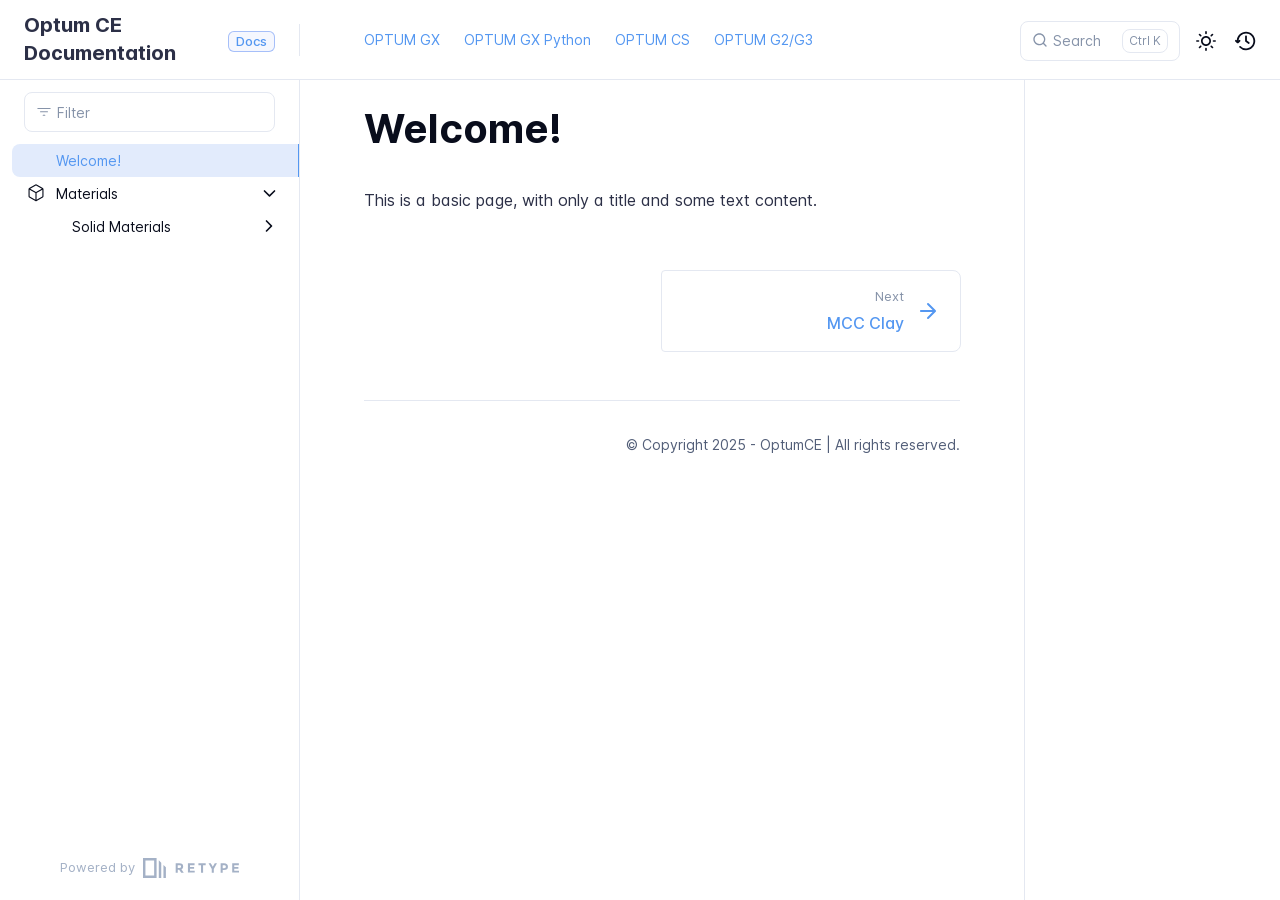
<file: index.html>
<!DOCTYPE html>
<html lang="en" class="h-full">
<head>
    <meta charset="UTF-8">
    <meta name="viewport" content="width=device-width,initial-scale=1">
    <meta name="turbo-cache-control" content="no-cache" data-turbo-track="reload" data-track-token="3.11.0.815736199349">

    <!-- See retype.com -->
    <meta name="generator" content="Retype 3.11.0">

    <!-- Primary Meta Tags -->
    <title>Welcome!</title>
    <meta name="title" content="Welcome!">
    <meta name="description" content="This is a basic page, with only a title and some text content.">

    <!-- Canonical -->
    <link rel="canonical" href="https://docs.optumce.com/">

    <!-- Open Graph / Facebook -->
    <meta property="og:type" content="website">
    <meta property="og:url" content="https://docs.optumce.com/">
    <meta property="og:title" content="Welcome!">
    <meta property="og:description" content="This is a basic page, with only a title and some text content.">

    <!-- Twitter -->
    <meta property="twitter:card" content="summary_large_image">
    <meta property="twitter:url" content="https://docs.optumce.com/">
    <meta property="twitter:title" content="Welcome!">
    <meta property="twitter:description" content="This is a basic page, with only a title and some text content.">

    <script data-cfasync="false">(function(){var cl=document.documentElement.classList,ls=localStorage.getItem("retype_scheme"),hd=cl.contains("dark"),hl=cl.contains("light"),wm=window.matchMedia&&window.matchMedia("(prefers-color-scheme: dark)").matches;if(ls==="dark"||(!ls&&wm&&!hd&&!hl)){cl.remove("light");cl.add("dark")}else if(ls==="light"||(!ls&&!wm&&!hd&&!hl)){cl.remove("dark");cl.add("light")}})();</script>

    <link href="resources/css/retype.css?v=3.11.0.815736199349" rel="stylesheet">

    <script data-cfasync="false" src="resources/js/config.js?v=3.11.0.815736199349" data-turbo-eval="false" defer></script>
    <script data-cfasync="false" src="resources/js/retype.js?v=3.11.0" data-turbo-eval="false" defer></script>
    <script id="lunr-js" data-cfasync="false" src="resources/js/lunr.js?v=3.11.0.815736199349" data-turbo-eval="false" defer></script>
</head>
<body>
    <div id="retype-app" class="relative text-base antialiased text-base-text bg-base-bg font-body">
        <div class="absolute bottom-0 left-0" style="top: 5rem; right: 50%"></div>
    
        <header id="retype-header" class="sticky top-0 z-30 flex w-full h-16 bg-header-bg border-b border-header-border md:h-20">
            <div class="container relative flex items-center justify-between pr-6 grow md:justify-start">
                <!-- Mobile menu button skeleton -->
                <button v-cloak class="skeleton retype-mobile-menu-button flex items-center justify-center shrink-0 overflow-hidden dark:text-white focus:outline-none rounded-full w-10 h-10 ml-3.5 md:hidden"><svg xmlns="http://www.w3.org/2000/svg" class="mb-px shrink-0" width="24" height="24" viewBox="0 0 24 24" role="presentation" style="margin-bottom: 0px;"><g fill="currentColor"><path d="M2 4h20v2H2zM2 11h20v2H2zM2 18h20v2H2z"></path></g></svg></button>
                <div v-cloak id="retype-sidebar-left-toggle-button"></div>
        
                <!-- Logo -->
                <div class="flex items-center justify-between h-full py-2 md:w-75">
                    <div class="flex items-center px-2 md:px-6">
                        <a id="retype-branding-logo" href="" class="flex items-center leading-snug text-xl">
                            <span class="dark:text-white font-bold line-clamp-1 md:line-clamp-2">Optum CE Documentation</span>
                        </a><span id="retype-branding-label" class="inline-flex mt-1 px-2 py-1 ml-4 text-xs font-medium leading-none items-center rounded-md bg-branding-label-bg text-branding-label-text ring-1 ring-branding-label-border ring-inset md:inline-block">Docs</span>
                    </div>
        
                    <span class="hidden h-8 border-r md:inline-block border-base-border"></span>
                </div>
        
                <div class="flex justify-between md:grow">
                    <!-- Top Nav -->
                    <nav id="retype-header-nav" class="hidden md:flex">
                        <ul class="flex flex-col mb-4 md:pl-16 md:mb-0 md:flex-row md:items-center">
                            <li class="mr-6">
                                <a class="py-2 md:mb-0 inline-flex items-center text-sm whitespace-nowrap transition-colors duration-200 ease-linear md:text-header-text font-header-text-weight hover:text-header-text-hover" href="https://retype.com/guides/getting-started/">OPTUM GX</a>
                            </li>
                            <li class="mr-6">
                                <a class="py-2 md:mb-0 inline-flex items-center text-sm whitespace-nowrap transition-colors duration-200 ease-linear md:text-header-text font-header-text-weight hover:text-header-text-hover" href="https://retype.com/guides/getting-started/">OPTUM GX Python</a>
                            </li>
                            <li class="mr-6">
                                <a class="py-2 md:mb-0 inline-flex items-center text-sm whitespace-nowrap transition-colors duration-200 ease-linear md:text-header-text font-header-text-weight hover:text-header-text-hover" href="https://retype.com/guides/getting-started/">OPTUM CS</a>
                            </li>
                            <li class="mr-6">
                                <a class="py-2 md:mb-0 inline-flex items-center text-sm whitespace-nowrap transition-colors duration-200 ease-linear md:text-header-text font-header-text-weight hover:text-header-text-hover" href="https://retype.com/guides/getting-started/">OPTUM G2/G3</a>
                            </li>
        
                        </ul>
                    </nav>
        
                    <!-- Header Right Skeleton -->
                    <div v-cloak class="flex justify-end grow skeleton">
        
                        <!-- Search input mock -->
                        <div class="relative hidden w-40 lg:block lg:max-w-sm lg:ml-auto">
                            <div class="absolute flex items-center justify-center h-full pl-3 dark:text-dark-300">
                                <svg xmlns="http://www.w3.org/2000/svg" class="icon-base" width="16" height="16" viewBox="0 0 24 24" aria-labelledby="icon" role="presentation" style="margin-bottom: 1px;"><g fill="currentColor" ><path d="M21.71 20.29l-3.68-3.68A8.963 8.963 0 0020 11c0-4.96-4.04-9-9-9s-9 4.04-9 9 4.04 9 9 9c2.12 0 4.07-.74 5.61-1.97l3.68 3.68c.2.19.45.29.71.29s.51-.1.71-.29c.39-.39.39-1.03 0-1.42zM4 11c0-3.86 3.14-7 7-7s7 3.14 7 7c0 1.92-.78 3.66-2.04 4.93-.01.01-.02.01-.02.01-.01.01-.01.01-.01.02A6.98 6.98 0 0111 18c-3.86 0-7-3.14-7-7z" ></path></g></svg>
                            </div>
                            <input class="w-full h-10 placeholder-search-placeholder transition-colors duration-200 ease-in bg-search-bg border border-transparent rounded md:text-sm hover:border-search-border-hover focus:outline-none focus:border-search-border-focus" style="padding: 0.625rem 0.75rem 0.625rem 2rem" type="text" placeholder="Search">
                        </div>
        
                        <!-- Mobile search button -->
                        <div class="flex items-center justify-center w-10 h-10 lg:hidden">
                            <svg xmlns="http://www.w3.org/2000/svg" class="shrink-0 icon-base" width="20" height="20" viewBox="0 0 24 24" aria-labelledby="icon" role="presentation" style="margin-bottom: 0px;"><g fill="currentColor" ><path d="M21.71 20.29l-3.68-3.68A8.963 8.963 0 0020 11c0-4.96-4.04-9-9-9s-9 4.04-9 9 4.04 9 9 9c2.12 0 4.07-.74 5.61-1.97l3.68 3.68c.2.19.45.29.71.29s.51-.1.71-.29c.39-.39.39-1.03 0-1.42zM4 11c0-3.86 3.14-7 7-7s7 3.14 7 7c0 1.92-.78 3.66-2.04 4.93-.01.01-.02.01-.02.01-.01.01-.01.01-.01.02A6.98 6.98 0 0111 18c-3.86 0-7-3.14-7-7z" ></path></g></svg>
                        </div>
        
                        <!-- Dark mode switch placeholder -->
                        <div class="w-10 h-10 lg:ml-2"></div>
        
                        <!-- History button -->
                        <div class="flex items-center justify-center w-10 h-10" style="margin-right: -0.625rem;">
                            <svg xmlns="http://www.w3.org/2000/svg" class="shrink-0 icon-base" width="22" height="22" viewBox="0 0 24 24" aria-labelledby="icon" role="presentation" style="margin-bottom: 0px;"><g fill="currentColor" ><g ><path d="M12.01 6.01c-.55 0-1 .45-1 1V12a1 1 0 00.4.8l3 2.22a.985.985 0 001.39-.2.996.996 0 00-.21-1.4l-2.6-1.92V7.01c.02-.55-.43-1-.98-1z"></path><path d="M12.01 1.91c-5.33 0-9.69 4.16-10.05 9.4l-.29-.26a.997.997 0 10-1.34 1.48l1.97 1.79c.19.17.43.26.67.26s.48-.09.67-.26l1.97-1.79a.997.997 0 10-1.34-1.48l-.31.28c.34-4.14 3.82-7.41 8.05-7.41 4.46 0 8.08 3.63 8.08 8.09s-3.63 8.08-8.08 8.08c-2.18 0-4.22-.85-5.75-2.4a.996.996 0 10-1.42 1.4 10.02 10.02 0 007.17 2.99c5.56 0 10.08-4.52 10.08-10.08.01-5.56-4.52-10.09-10.08-10.09z"></path></g></g></svg>
                        </div>
                    </div>
        
                    <div v-cloak class="flex justify-end grow">
                        <div id="retype-mobile-search-button"></div>
                        <doc-search-desktop></doc-search-desktop>
        
                        <doc-theme-switch class="lg:ml-2"></doc-theme-switch>
                        <doc-history></doc-history>
                    </div>
                </div>
            </div>
        </header>
    
    
        <div id="retype-container" class="container relative flex bg-white">
            <!-- Sidebar Skeleton -->
            <div v-cloak class="fixed flex flex-col shrink-0 duration-300 ease-in-out bg-sidebar-left-bg border-sidebar-left-border sidebar top-20 w-75 border-r h-screen md:sticky transition-transform skeleton">
            
                <div class="flex items-center h-16 px-6">
                    <input class="w-full h-8 px-3 py-2 transition-colors duration-200 ease-linear bg-filter-bg border border-filter-border rounded shadow-none text-sm focus:outline-none focus:border-filter-border-focus" type="text" placeholder="Filter">
                </div>
            
                <div class="pl-6 mt-1 mb-4">
                    <div class="w-32 h-3 mb-4 bg-skeleton-bg rounded-full loading"></div>
                    <div class="w-48 h-3 mb-4 bg-skeleton-bg rounded-full loading"></div>
                    <div class="w-40 h-3 mb-4 bg-skeleton-bg rounded-full loading"></div>
                    <div class="w-32 h-3 mb-4 bg-skeleton-bg rounded-full loading"></div>
                    <div class="w-48 h-3 mb-4 bg-skeleton-bg rounded-full loading"></div>
                    <div class="w-40 h-3 mb-4 bg-skeleton-bg rounded-full loading"></div>
                </div>
            
                <div class="shrink-0 mt-auto bg-transparent dark:border-base-border">
                    <a class="flex items-center justify-center flex-nowrap h-16 text-gray-350 dark:text-dark-400 hover:text-gray-600 dark:hover:text-dark-300 transition-colors duration-150 ease-in docs-powered-by" target="_blank" href="https://retype.com/" rel="noopener">
                        <span class="text-xs whitespace-nowrap">Powered by</span>
                        <svg xmlns="http://www.w3.org/2000/svg" class="ml-2" fill="currentColor" width="96" height="20" overflow="visible"><path d="M0 0v20h13.59V0H0zm11.15 17.54H2.44V2.46h8.71v15.08zM15.8 20h2.44V4.67L15.8 2.22zM20.45 6.89V20h2.44V9.34z"/><g><path d="M40.16 8.44c0 1.49-.59 2.45-1.75 2.88l2.34 3.32h-2.53l-2.04-2.96h-1.43v2.96h-2.06V5.36h3.5c1.43 0 2.46.24 3.07.73s.9 1.27.9 2.35zm-2.48 1.1c.26-.23.38-.59.38-1.09 0-.5-.13-.84-.4-1.03s-.73-.28-1.39-.28h-1.54v2.75h1.5c.72 0 1.2-.12 1.45-.35zM51.56 5.36V7.2h-4.59v1.91h4.13v1.76h-4.13v1.92h4.74v1.83h-6.79V5.36h6.64zM60.09 7.15v7.48h-2.06V7.15h-2.61V5.36h7.28v1.79h-2.61zM70.81 14.64h-2.06v-3.66l-3.19-5.61h2.23l1.99 3.45 1.99-3.45H74l-3.19 5.61v3.66zM83.99 6.19c.65.55.97 1.4.97 2.55s-.33 1.98-1 2.51-1.68.8-3.04.8h-1.23v2.59h-2.06V5.36h3.26c1.42 0 2.45.28 3.1.83zm-1.51 3.65c.25-.28.37-.69.37-1.22s-.16-.92-.48-1.14c-.32-.23-.82-.34-1.5-.34H79.7v3.12h1.38c.68 0 1.15-.14 1.4-.42zM95.85 5.36V7.2h-4.59v1.91h4.13v1.76h-4.13v1.92H96v1.83h-6.79V5.36h6.64z"/></g></svg>
                    </a>
                </div>
            </div>
            
            <!-- Sidebar component -->
            <doc-sidebar v-cloak>
                <template #sidebar-footer>
                    <div class="shrink-0 mt-auto border-t md:bg-transparent md:border-none dark:border-base-border">
            
                        <div class="py-3 px-6 md:hidden border-b dark:border-base-border">
                            <nav>
                                <ul class="flex flex-wrap justify-center items-center">
                                    <li class="mr-6">
                                        <a class="block py-1 inline-flex items-center text-sm whitespace-nowrap transition-colors duration-200 ease-linear md:text-header-text font-header-text-weight hover:text-header-text-hover" href="https://retype.com/guides/getting-started/">OPTUM GX</a>
                                    </li>
                                    <li class="mr-6">
                                        <a class="block py-1 inline-flex items-center text-sm whitespace-nowrap transition-colors duration-200 ease-linear md:text-header-text font-header-text-weight hover:text-header-text-hover" href="https://retype.com/guides/getting-started/">OPTUM GX Python</a>
                                    </li>
                                    <li class="mr-6">
                                        <a class="block py-1 inline-flex items-center text-sm whitespace-nowrap transition-colors duration-200 ease-linear md:text-header-text font-header-text-weight hover:text-header-text-hover" href="https://retype.com/guides/getting-started/">OPTUM CS</a>
                                    </li>
                                    <li class="mr-6">
                                        <a class="block py-1 inline-flex items-center text-sm whitespace-nowrap transition-colors duration-200 ease-linear md:text-header-text font-header-text-weight hover:text-header-text-hover" href="https://retype.com/guides/getting-started/">OPTUM G2/G3</a>
                                    </li>
            
                                </ul>
                            </nav>
                        </div>
            
                        <a class="flex items-center justify-center flex-nowrap h-16 text-gray-350 dark:text-dark-400 hover:text-gray-600 dark:hover:text-dark-300 transition-colors duration-150 ease-in docs-powered-by" target="_blank" href="https://retype.com/" rel="noopener">
                            <span class="text-xs whitespace-nowrap">Powered by</span>
                            <svg xmlns="http://www.w3.org/2000/svg" class="ml-2" fill="currentColor" width="96" height="20" overflow="visible"><path d="M0 0v20h13.59V0H0zm11.15 17.54H2.44V2.46h8.71v15.08zM15.8 20h2.44V4.67L15.8 2.22zM20.45 6.89V20h2.44V9.34z"/><g><path d="M40.16 8.44c0 1.49-.59 2.45-1.75 2.88l2.34 3.32h-2.53l-2.04-2.96h-1.43v2.96h-2.06V5.36h3.5c1.43 0 2.46.24 3.07.73s.9 1.27.9 2.35zm-2.48 1.1c.26-.23.38-.59.38-1.09 0-.5-.13-.84-.4-1.03s-.73-.28-1.39-.28h-1.54v2.75h1.5c.72 0 1.2-.12 1.45-.35zM51.56 5.36V7.2h-4.59v1.91h4.13v1.76h-4.13v1.92h4.74v1.83h-6.79V5.36h6.64zM60.09 7.15v7.48h-2.06V7.15h-2.61V5.36h7.28v1.79h-2.61zM70.81 14.64h-2.06v-3.66l-3.19-5.61h2.23l1.99 3.45 1.99-3.45H74l-3.19 5.61v3.66zM83.99 6.19c.65.55.97 1.4.97 2.55s-.33 1.98-1 2.51-1.68.8-3.04.8h-1.23v2.59h-2.06V5.36h3.26c1.42 0 2.45.28 3.1.83zm-1.51 3.65c.25-.28.37-.69.37-1.22s-.16-.92-.48-1.14c-.32-.23-.82-.34-1.5-.34H79.7v3.12h1.38c.68 0 1.15-.14 1.4-.42zM95.85 5.36V7.2h-4.59v1.91h4.13v1.76h-4.13v1.92H96v1.83h-6.79V5.36h6.64z"/></g></svg>
                        </a>
                    </div>
                </template>
            </doc-sidebar>
    
            <div class="grow min-w-0 bg-body-bg">
                <!-- Render "toolbar" template here on api pages --><!-- Render page content -->
                <div class="flex">
                    <div id="retype-main" class="min-w-0 p-4 grow md:px-16">
                        <main class="relative pb-12 lg:pt-2">
                            <div class="retype-markdown" id="retype-content">
                                <!-- Rendered if sidebar right is enabled -->
                                <div id="retype-sidebar-right-toggle"></div>
                                <!-- Page content  -->
<doc-anchor-target id="welcome" class="break-words">
    <h1>
        <doc-anchor-trigger class="header-anchor-trigger" to="#welcome">#</doc-anchor-trigger>
        <span>Welcome!</span>
    </h1>
</doc-anchor-target>
<p>This is a basic page, with only a title and some text content.</p>

                                
                                <!-- Required only on API pages -->
                                <doc-toolbar-member-filter-no-results></doc-toolbar-member-filter-no-results>
                            </div>
                            <footer id="retype-content-footer" class="clear-both">
                            
                                <nav id="retype-nextprev" class="print:hidden flex mt-14">
                                    <div class="w-1/2">
                                    </div>
                            
                                    <div class="w-1/2">
                                        <a class="px-5 py-4 -mx-px h-full flex items-center justify-end break-normal font-medium text-body-link border border-base-border hover:border-base-border-hover rounded-l rounded-r-lg transition-colors duration-150 relative hover:z-5" href="materials/solid_materials/mcc/">
                                            <span>
                                                <span class="block text-xs font-normal text-right text-base-text-muted">Next</span>
                                                <span class="block mt-1">MCC Clay</span>
                                            </span>
                                            <svg xmlns="http://www.w3.org/2000/svg" class="ml-3" width="24" height="24" viewBox="0 0 24 24" fill="currentColor" overflow="visible"><path d="M19.92 12.38a1 1 0 00-.22-1.09l-7-7a.996.996 0 10-1.41 1.41l5.3 5.3H5c-.55 0-1 .45-1 1s.45 1 1 1h11.59l-5.29 5.29a.996.996 0 000 1.41c.19.2.44.3.7.3s.51-.1.71-.29l7-7c.09-.09.16-.21.21-.33z" /><path fill="none" d="M0 0h24v24H0z" /></svg>
                                        </a>
                                    </div>
                                </nav>
                            </footer>
                        </main>
                
                        <div id="retype-page-footer" class="print:border-none border-t border-base-border pt-6 mb-8">
                            <footer class="flex flex-wrap items-center justify-between print:justify-center">
                                <div id="retype-footer-links" class="print:hidden">
                                    <ul class="flex flex-wrap items-center text-sm">
                                    </ul>
                                </div>
                                <div id="retype-copyright" class="print:justify-center py-2 text-footer-text font-footer-link-weight text-sm leading-relaxed"><p>© Copyright 2025 - OptumCE | All rights reserved.</p></div>
                            </footer>
                        </div>
                    </div>
                
                    <!-- Rendered if sidebar right is enabled -->
                    <!-- Sidebar right skeleton-->
                    <div v-cloak class="fixed top-0 bottom-0 right-0 translate-x-full bg-sidebar-right-bg border-sidebar-right-border lg:sticky lg:border-l lg:shrink-0 lg:pt-6 lg:transform-none sm:w-1/2 lg:w-64 lg:z-0 md:w-104 sidebar-right skeleton">
                        <div class="pl-5">
                            <div class="w-32 h-3 mb-4 bg-skeleton-bg rounded-full loading"></div>
                            <div class="w-48 h-3 mb-4 bg-skeleton-bg rounded-full loading"></div>
                            <div class="w-40 h-3 mb-4 bg-skeleton-bg rounded-full loading"></div>
                        </div>
                    </div>
                
                    <!-- User should be able to hide sidebar right -->
                    <doc-sidebar-right v-cloak></doc-sidebar-right>
                </div>

            </div>
        </div>
    
        <doc-search-mobile></doc-search-mobile>
        <doc-back-to-top></doc-back-to-top>
    </div>


    <div id="retype-overlay-target"></div>

    <script data-cfasync="false">window.__DOCS__ = { "title": "Welcome!", isRoot: true, level: 0, icon: "file", hasPrism: false, hasMermaid: false, hasMath: false, tocDepth: 23 }</script>
</body>
</html>
</file>
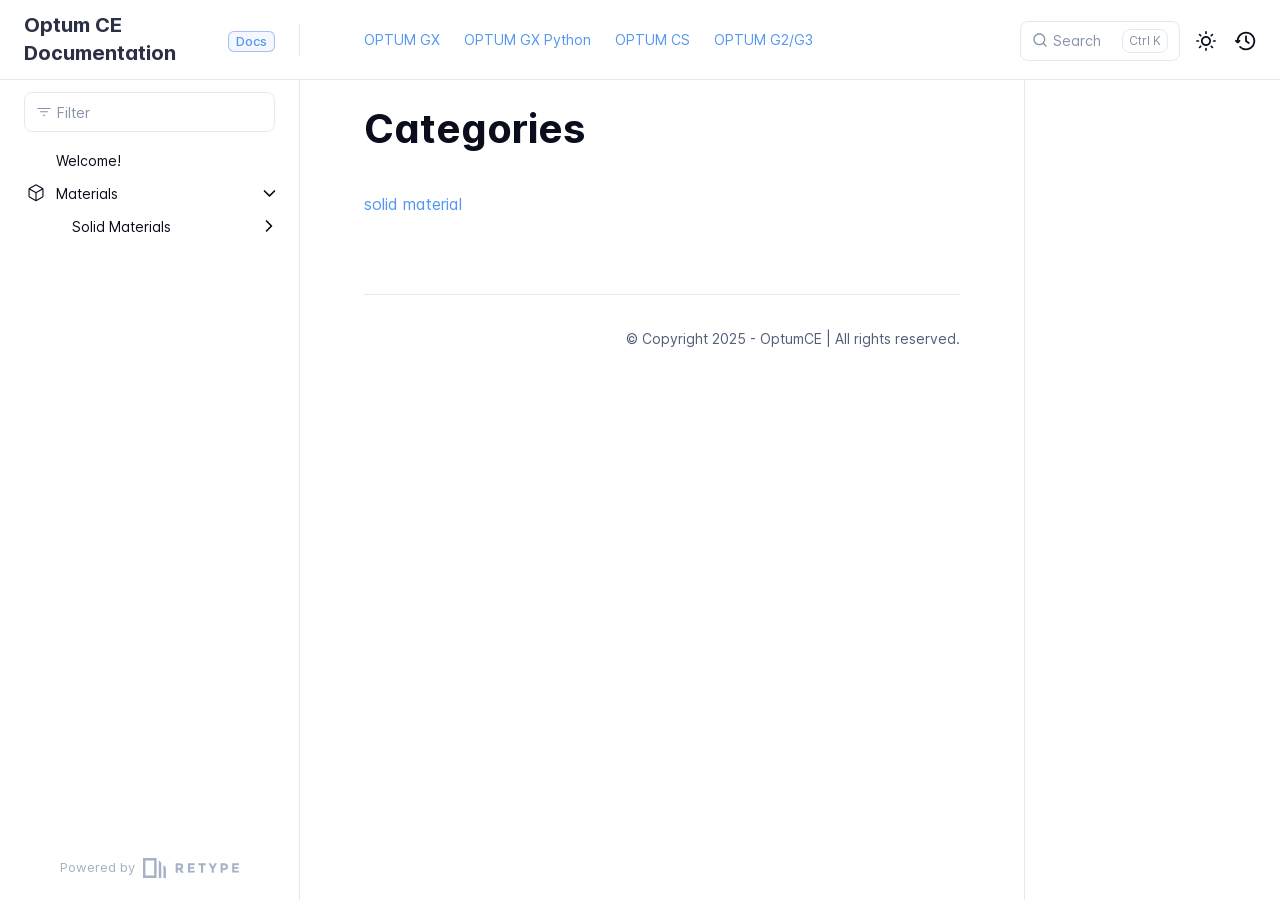
<file: categories/index.html>
<!DOCTYPE html>
<html lang="en" class="h-full">
<head>
    <meta charset="UTF-8">
    <meta name="viewport" content="width=device-width,initial-scale=1">
    <meta name="turbo-cache-control" content="no-cache" data-turbo-track="reload" data-track-token="3.11.0.815736199349">

    <!-- See retype.com -->
    <meta name="generator" content="Retype 3.11.0">

    <!-- Primary Meta Tags -->
    <title>Categories</title>
    <meta name="title" content="Categories">

    <!-- Canonical -->
    <link rel="canonical" href="https://docs.optumce.com/categories/">

    <!-- Open Graph / Facebook -->
    <meta property="og:type" content="website">
    <meta property="og:url" content="https://docs.optumce.com/categories/">
    <meta property="og:title" content="Categories">

    <!-- Twitter -->
    <meta property="twitter:card" content="summary_large_image">
    <meta property="twitter:url" content="https://docs.optumce.com/categories/">
    <meta property="twitter:title" content="Categories">

    <script data-cfasync="false">(function(){var cl=document.documentElement.classList,ls=localStorage.getItem("retype_scheme"),hd=cl.contains("dark"),hl=cl.contains("light"),wm=window.matchMedia&&window.matchMedia("(prefers-color-scheme: dark)").matches;if(ls==="dark"||(!ls&&wm&&!hd&&!hl)){cl.remove("light");cl.add("dark")}else if(ls==="light"||(!ls&&!wm&&!hd&&!hl)){cl.remove("dark");cl.add("light")}})();</script>

    <link href="../resources/css/retype.css?v=3.11.0.815736199349" rel="stylesheet">

    <script data-cfasync="false" src="../resources/js/config.js?v=3.11.0.815736199349" data-turbo-eval="false" defer></script>
    <script data-cfasync="false" src="../resources/js/retype.js?v=3.11.0" data-turbo-eval="false" defer></script>
    <script id="lunr-js" data-cfasync="false" src="../resources/js/lunr.js?v=3.11.0.815736199349" data-turbo-eval="false" defer></script>
</head>
<body>
    <div id="retype-app" class="relative text-base antialiased text-base-text bg-base-bg font-body">
        <div class="absolute bottom-0 left-0" style="top: 5rem; right: 50%"></div>
    
        <header id="retype-header" class="sticky top-0 z-30 flex w-full h-16 bg-header-bg border-b border-header-border md:h-20">
            <div class="container relative flex items-center justify-between pr-6 grow md:justify-start">
                <!-- Mobile menu button skeleton -->
                <button v-cloak class="skeleton retype-mobile-menu-button flex items-center justify-center shrink-0 overflow-hidden dark:text-white focus:outline-none rounded-full w-10 h-10 ml-3.5 md:hidden"><svg xmlns="http://www.w3.org/2000/svg" class="mb-px shrink-0" width="24" height="24" viewBox="0 0 24 24" role="presentation" style="margin-bottom: 0px;"><g fill="currentColor"><path d="M2 4h20v2H2zM2 11h20v2H2zM2 18h20v2H2z"></path></g></svg></button>
                <div v-cloak id="retype-sidebar-left-toggle-button"></div>
        
                <!-- Logo -->
                <div class="flex items-center justify-between h-full py-2 md:w-75">
                    <div class="flex items-center px-2 md:px-6">
                        <a id="retype-branding-logo" href="../" class="flex items-center leading-snug text-xl">
                            <span class="dark:text-white font-bold line-clamp-1 md:line-clamp-2">Optum CE Documentation</span>
                        </a><span id="retype-branding-label" class="inline-flex mt-1 px-2 py-1 ml-4 text-xs font-medium leading-none items-center rounded-md bg-branding-label-bg text-branding-label-text ring-1 ring-branding-label-border ring-inset md:inline-block">Docs</span>
                    </div>
        
                    <span class="hidden h-8 border-r md:inline-block border-base-border"></span>
                </div>
        
                <div class="flex justify-between md:grow">
                    <!-- Top Nav -->
                    <nav id="retype-header-nav" class="hidden md:flex">
                        <ul class="flex flex-col mb-4 md:pl-16 md:mb-0 md:flex-row md:items-center">
                            <li class="mr-6">
                                <a class="py-2 md:mb-0 inline-flex items-center text-sm whitespace-nowrap transition-colors duration-200 ease-linear md:text-header-text font-header-text-weight hover:text-header-text-hover" href="https://retype.com/guides/getting-started/">OPTUM GX</a>
                            </li>
                            <li class="mr-6">
                                <a class="py-2 md:mb-0 inline-flex items-center text-sm whitespace-nowrap transition-colors duration-200 ease-linear md:text-header-text font-header-text-weight hover:text-header-text-hover" href="https://retype.com/guides/getting-started/">OPTUM GX Python</a>
                            </li>
                            <li class="mr-6">
                                <a class="py-2 md:mb-0 inline-flex items-center text-sm whitespace-nowrap transition-colors duration-200 ease-linear md:text-header-text font-header-text-weight hover:text-header-text-hover" href="https://retype.com/guides/getting-started/">OPTUM CS</a>
                            </li>
                            <li class="mr-6">
                                <a class="py-2 md:mb-0 inline-flex items-center text-sm whitespace-nowrap transition-colors duration-200 ease-linear md:text-header-text font-header-text-weight hover:text-header-text-hover" href="https://retype.com/guides/getting-started/">OPTUM G2/G3</a>
                            </li>
        
                        </ul>
                    </nav>
        
                    <!-- Header Right Skeleton -->
                    <div v-cloak class="flex justify-end grow skeleton">
        
                        <!-- Search input mock -->
                        <div class="relative hidden w-40 lg:block lg:max-w-sm lg:ml-auto">
                            <div class="absolute flex items-center justify-center h-full pl-3 dark:text-dark-300">
                                <svg xmlns="http://www.w3.org/2000/svg" class="icon-base" width="16" height="16" viewBox="0 0 24 24" aria-labelledby="icon" role="presentation" style="margin-bottom: 1px;"><g fill="currentColor" ><path d="M21.71 20.29l-3.68-3.68A8.963 8.963 0 0020 11c0-4.96-4.04-9-9-9s-9 4.04-9 9 4.04 9 9 9c2.12 0 4.07-.74 5.61-1.97l3.68 3.68c.2.19.45.29.71.29s.51-.1.71-.29c.39-.39.39-1.03 0-1.42zM4 11c0-3.86 3.14-7 7-7s7 3.14 7 7c0 1.92-.78 3.66-2.04 4.93-.01.01-.02.01-.02.01-.01.01-.01.01-.01.02A6.98 6.98 0 0111 18c-3.86 0-7-3.14-7-7z" ></path></g></svg>
                            </div>
                            <input class="w-full h-10 placeholder-search-placeholder transition-colors duration-200 ease-in bg-search-bg border border-transparent rounded md:text-sm hover:border-search-border-hover focus:outline-none focus:border-search-border-focus" style="padding: 0.625rem 0.75rem 0.625rem 2rem" type="text" placeholder="Search">
                        </div>
        
                        <!-- Mobile search button -->
                        <div class="flex items-center justify-center w-10 h-10 lg:hidden">
                            <svg xmlns="http://www.w3.org/2000/svg" class="shrink-0 icon-base" width="20" height="20" viewBox="0 0 24 24" aria-labelledby="icon" role="presentation" style="margin-bottom: 0px;"><g fill="currentColor" ><path d="M21.71 20.29l-3.68-3.68A8.963 8.963 0 0020 11c0-4.96-4.04-9-9-9s-9 4.04-9 9 4.04 9 9 9c2.12 0 4.07-.74 5.61-1.97l3.68 3.68c.2.19.45.29.71.29s.51-.1.71-.29c.39-.39.39-1.03 0-1.42zM4 11c0-3.86 3.14-7 7-7s7 3.14 7 7c0 1.92-.78 3.66-2.04 4.93-.01.01-.02.01-.02.01-.01.01-.01.01-.01.02A6.98 6.98 0 0111 18c-3.86 0-7-3.14-7-7z" ></path></g></svg>
                        </div>
        
                        <!-- Dark mode switch placeholder -->
                        <div class="w-10 h-10 lg:ml-2"></div>
        
                        <!-- History button -->
                        <div class="flex items-center justify-center w-10 h-10" style="margin-right: -0.625rem;">
                            <svg xmlns="http://www.w3.org/2000/svg" class="shrink-0 icon-base" width="22" height="22" viewBox="0 0 24 24" aria-labelledby="icon" role="presentation" style="margin-bottom: 0px;"><g fill="currentColor" ><g ><path d="M12.01 6.01c-.55 0-1 .45-1 1V12a1 1 0 00.4.8l3 2.22a.985.985 0 001.39-.2.996.996 0 00-.21-1.4l-2.6-1.92V7.01c.02-.55-.43-1-.98-1z"></path><path d="M12.01 1.91c-5.33 0-9.69 4.16-10.05 9.4l-.29-.26a.997.997 0 10-1.34 1.48l1.97 1.79c.19.17.43.26.67.26s.48-.09.67-.26l1.97-1.79a.997.997 0 10-1.34-1.48l-.31.28c.34-4.14 3.82-7.41 8.05-7.41 4.46 0 8.08 3.63 8.08 8.09s-3.63 8.08-8.08 8.08c-2.18 0-4.22-.85-5.75-2.4a.996.996 0 10-1.42 1.4 10.02 10.02 0 007.17 2.99c5.56 0 10.08-4.52 10.08-10.08.01-5.56-4.52-10.09-10.08-10.09z"></path></g></g></svg>
                        </div>
                    </div>
        
                    <div v-cloak class="flex justify-end grow">
                        <div id="retype-mobile-search-button"></div>
                        <doc-search-desktop></doc-search-desktop>
        
                        <doc-theme-switch class="lg:ml-2"></doc-theme-switch>
                        <doc-history></doc-history>
                    </div>
                </div>
            </div>
        </header>
    
    
        <div id="retype-container" class="container relative flex bg-white">
            <!-- Sidebar Skeleton -->
            <div v-cloak class="fixed flex flex-col shrink-0 duration-300 ease-in-out bg-sidebar-left-bg border-sidebar-left-border sidebar top-20 w-75 border-r h-screen md:sticky transition-transform skeleton">
            
                <div class="flex items-center h-16 px-6">
                    <input class="w-full h-8 px-3 py-2 transition-colors duration-200 ease-linear bg-filter-bg border border-filter-border rounded shadow-none text-sm focus:outline-none focus:border-filter-border-focus" type="text" placeholder="Filter">
                </div>
            
                <div class="pl-6 mt-1 mb-4">
                    <div class="w-32 h-3 mb-4 bg-skeleton-bg rounded-full loading"></div>
                    <div class="w-48 h-3 mb-4 bg-skeleton-bg rounded-full loading"></div>
                    <div class="w-40 h-3 mb-4 bg-skeleton-bg rounded-full loading"></div>
                    <div class="w-32 h-3 mb-4 bg-skeleton-bg rounded-full loading"></div>
                    <div class="w-48 h-3 mb-4 bg-skeleton-bg rounded-full loading"></div>
                    <div class="w-40 h-3 mb-4 bg-skeleton-bg rounded-full loading"></div>
                </div>
            
                <div class="shrink-0 mt-auto bg-transparent dark:border-base-border">
                    <a class="flex items-center justify-center flex-nowrap h-16 text-gray-350 dark:text-dark-400 hover:text-gray-600 dark:hover:text-dark-300 transition-colors duration-150 ease-in docs-powered-by" target="_blank" href="https://retype.com/" rel="noopener">
                        <span class="text-xs whitespace-nowrap">Powered by</span>
                        <svg xmlns="http://www.w3.org/2000/svg" class="ml-2" fill="currentColor" width="96" height="20" overflow="visible"><path d="M0 0v20h13.59V0H0zm11.15 17.54H2.44V2.46h8.71v15.08zM15.8 20h2.44V4.67L15.8 2.22zM20.45 6.89V20h2.44V9.34z"/><g><path d="M40.16 8.44c0 1.49-.59 2.45-1.75 2.88l2.34 3.32h-2.53l-2.04-2.96h-1.43v2.96h-2.06V5.36h3.5c1.43 0 2.46.24 3.07.73s.9 1.27.9 2.35zm-2.48 1.1c.26-.23.38-.59.38-1.09 0-.5-.13-.84-.4-1.03s-.73-.28-1.39-.28h-1.54v2.75h1.5c.72 0 1.2-.12 1.45-.35zM51.56 5.36V7.2h-4.59v1.91h4.13v1.76h-4.13v1.92h4.74v1.83h-6.79V5.36h6.64zM60.09 7.15v7.48h-2.06V7.15h-2.61V5.36h7.28v1.79h-2.61zM70.81 14.64h-2.06v-3.66l-3.19-5.61h2.23l1.99 3.45 1.99-3.45H74l-3.19 5.61v3.66zM83.99 6.19c.65.55.97 1.4.97 2.55s-.33 1.98-1 2.51-1.68.8-3.04.8h-1.23v2.59h-2.06V5.36h3.26c1.42 0 2.45.28 3.1.83zm-1.51 3.65c.25-.28.37-.69.37-1.22s-.16-.92-.48-1.14c-.32-.23-.82-.34-1.5-.34H79.7v3.12h1.38c.68 0 1.15-.14 1.4-.42zM95.85 5.36V7.2h-4.59v1.91h4.13v1.76h-4.13v1.92H96v1.83h-6.79V5.36h6.64z"/></g></svg>
                    </a>
                </div>
            </div>
            
            <!-- Sidebar component -->
            <doc-sidebar v-cloak>
                <template #sidebar-footer>
                    <div class="shrink-0 mt-auto border-t md:bg-transparent md:border-none dark:border-base-border">
            
                        <div class="py-3 px-6 md:hidden border-b dark:border-base-border">
                            <nav>
                                <ul class="flex flex-wrap justify-center items-center">
                                    <li class="mr-6">
                                        <a class="block py-1 inline-flex items-center text-sm whitespace-nowrap transition-colors duration-200 ease-linear md:text-header-text font-header-text-weight hover:text-header-text-hover" href="https://retype.com/guides/getting-started/">OPTUM GX</a>
                                    </li>
                                    <li class="mr-6">
                                        <a class="block py-1 inline-flex items-center text-sm whitespace-nowrap transition-colors duration-200 ease-linear md:text-header-text font-header-text-weight hover:text-header-text-hover" href="https://retype.com/guides/getting-started/">OPTUM GX Python</a>
                                    </li>
                                    <li class="mr-6">
                                        <a class="block py-1 inline-flex items-center text-sm whitespace-nowrap transition-colors duration-200 ease-linear md:text-header-text font-header-text-weight hover:text-header-text-hover" href="https://retype.com/guides/getting-started/">OPTUM CS</a>
                                    </li>
                                    <li class="mr-6">
                                        <a class="block py-1 inline-flex items-center text-sm whitespace-nowrap transition-colors duration-200 ease-linear md:text-header-text font-header-text-weight hover:text-header-text-hover" href="https://retype.com/guides/getting-started/">OPTUM G2/G3</a>
                                    </li>
            
                                </ul>
                            </nav>
                        </div>
            
                        <a class="flex items-center justify-center flex-nowrap h-16 text-gray-350 dark:text-dark-400 hover:text-gray-600 dark:hover:text-dark-300 transition-colors duration-150 ease-in docs-powered-by" target="_blank" href="https://retype.com/" rel="noopener">
                            <span class="text-xs whitespace-nowrap">Powered by</span>
                            <svg xmlns="http://www.w3.org/2000/svg" class="ml-2" fill="currentColor" width="96" height="20" overflow="visible"><path d="M0 0v20h13.59V0H0zm11.15 17.54H2.44V2.46h8.71v15.08zM15.8 20h2.44V4.67L15.8 2.22zM20.45 6.89V20h2.44V9.34z"/><g><path d="M40.16 8.44c0 1.49-.59 2.45-1.75 2.88l2.34 3.32h-2.53l-2.04-2.96h-1.43v2.96h-2.06V5.36h3.5c1.43 0 2.46.24 3.07.73s.9 1.27.9 2.35zm-2.48 1.1c.26-.23.38-.59.38-1.09 0-.5-.13-.84-.4-1.03s-.73-.28-1.39-.28h-1.54v2.75h1.5c.72 0 1.2-.12 1.45-.35zM51.56 5.36V7.2h-4.59v1.91h4.13v1.76h-4.13v1.92h4.74v1.83h-6.79V5.36h6.64zM60.09 7.15v7.48h-2.06V7.15h-2.61V5.36h7.28v1.79h-2.61zM70.81 14.64h-2.06v-3.66l-3.19-5.61h2.23l1.99 3.45 1.99-3.45H74l-3.19 5.61v3.66zM83.99 6.19c.65.55.97 1.4.97 2.55s-.33 1.98-1 2.51-1.68.8-3.04.8h-1.23v2.59h-2.06V5.36h3.26c1.42 0 2.45.28 3.1.83zm-1.51 3.65c.25-.28.37-.69.37-1.22s-.16-.92-.48-1.14c-.32-.23-.82-.34-1.5-.34H79.7v3.12h1.38c.68 0 1.15-.14 1.4-.42zM95.85 5.36V7.2h-4.59v1.91h4.13v1.76h-4.13v1.92H96v1.83h-6.79V5.36h6.64z"/></g></svg>
                        </a>
                    </div>
                </template>
            </doc-sidebar>
    
            <div class="grow min-w-0 bg-body-bg">
                <!-- Render "toolbar" template here on api pages --><!-- Render page content -->
                <div class="flex">
                    <div id="retype-main" class="min-w-0 p-4 grow md:px-16">
                        <main class="relative pb-12 lg:pt-2">
                            <div class="retype-markdown" id="retype-content">
                                <!-- Rendered if sidebar right is enabled -->
                                <div id="retype-sidebar-right-toggle"></div>
                                <!-- Page content  -->
<doc-anchor-target id="categories" class="break-words">
    <h1>
        <doc-anchor-trigger class="header-anchor-trigger" to="#categories">#</doc-anchor-trigger>
        <span>Categories</span>
    </h1>
</doc-anchor-target>
<ul style="padding-left: 0px;">
<li class="relative block py-1">
<a href="solid-material/">solid material</a>
</li>
</ul>

                                
                                <!-- Required only on API pages -->
                                <doc-toolbar-member-filter-no-results></doc-toolbar-member-filter-no-results>
                            </div>
                            <footer id="retype-content-footer" class="clear-both">
                            
                            </footer>
                        </main>
                
                        <div id="retype-page-footer" class="print:border-none border-t border-base-border pt-6 mb-8">
                            <footer class="flex flex-wrap items-center justify-between print:justify-center">
                                <div id="retype-footer-links" class="print:hidden">
                                    <ul class="flex flex-wrap items-center text-sm">
                                    </ul>
                                </div>
                                <div id="retype-copyright" class="print:justify-center py-2 text-footer-text font-footer-link-weight text-sm leading-relaxed"><p>© Copyright 2025 - OptumCE | All rights reserved.</p></div>
                            </footer>
                        </div>
                    </div>
                
                    <!-- Rendered if sidebar right is enabled -->
                    <!-- Sidebar right skeleton-->
                    <div v-cloak class="fixed top-0 bottom-0 right-0 translate-x-full bg-sidebar-right-bg border-sidebar-right-border lg:sticky lg:border-l lg:shrink-0 lg:pt-6 lg:transform-none sm:w-1/2 lg:w-64 lg:z-0 md:w-104 sidebar-right skeleton">
                        <div class="pl-5">
                            <div class="w-32 h-3 mb-4 bg-skeleton-bg rounded-full loading"></div>
                            <div class="w-48 h-3 mb-4 bg-skeleton-bg rounded-full loading"></div>
                            <div class="w-40 h-3 mb-4 bg-skeleton-bg rounded-full loading"></div>
                        </div>
                    </div>
                
                    <!-- User should be able to hide sidebar right -->
                    <doc-sidebar-right v-cloak></doc-sidebar-right>
                </div>

            </div>
        </div>
    
        <doc-search-mobile></doc-search-mobile>
        <doc-back-to-top></doc-back-to-top>
    </div>


    <div id="retype-overlay-target"></div>

    <script data-cfasync="false">window.__DOCS__ = { "title": "Categories", level: 1, icon: "file", hasPrism: false, hasMermaid: false, hasMath: false, tocDepth: 23 }</script>
</body>
</html>
</file>
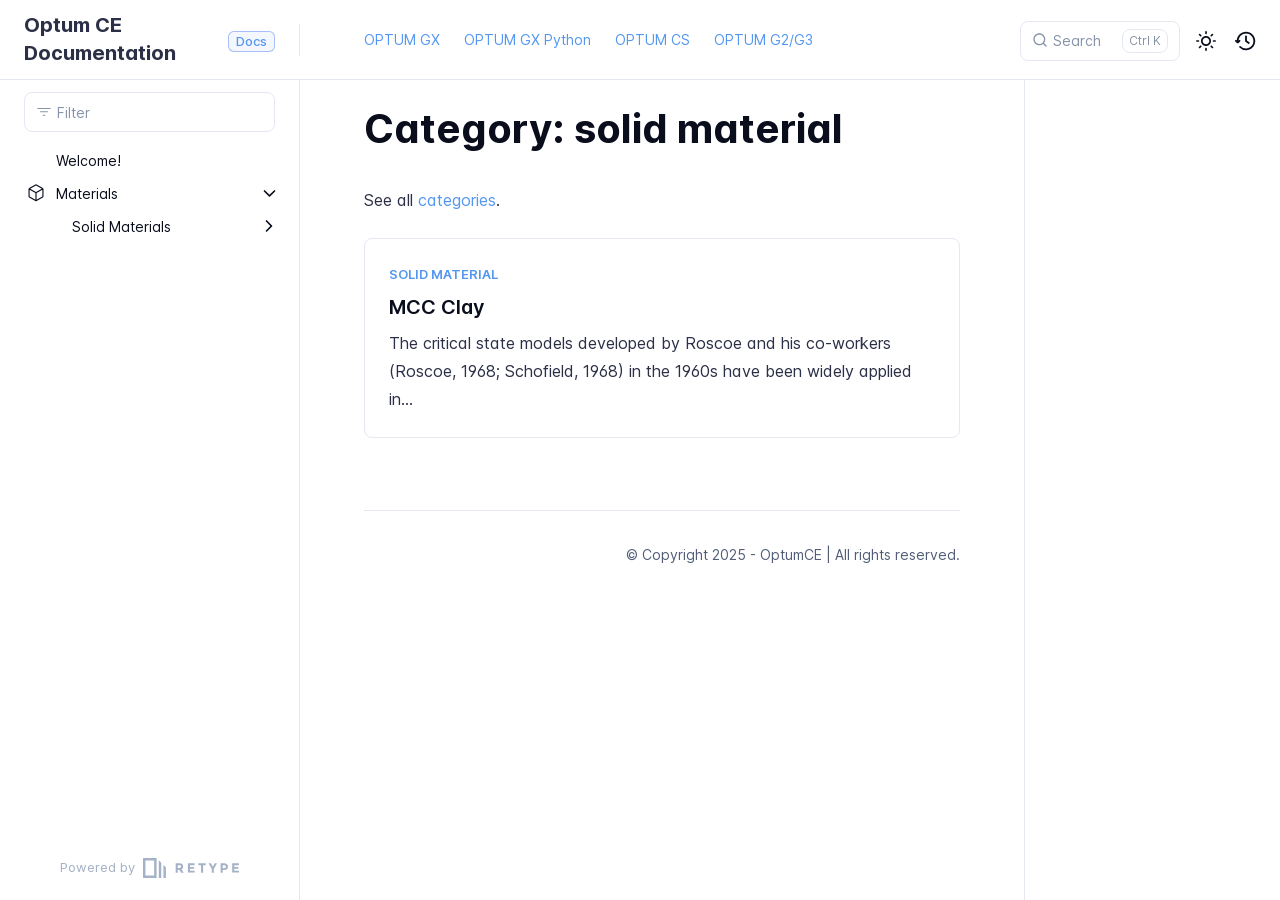
<file: categories/solid-material/index.html>
<!DOCTYPE html>
<html lang="en" class="h-full">
<head>
    <meta charset="UTF-8">
    <meta name="viewport" content="width=device-width,initial-scale=1">
    <meta name="turbo-cache-control" content="no-cache" data-turbo-track="reload" data-track-token="3.11.0.815736199349">

    <!-- See retype.com -->
    <meta name="generator" content="Retype 3.11.0">

    <!-- Primary Meta Tags -->
    <title>solid material</title>
    <meta name="title" content="solid material">

    <!-- Canonical -->
    <link rel="canonical" href="https://docs.optumce.com/categories/solid-material/">

    <!-- Open Graph / Facebook -->
    <meta property="og:type" content="website">
    <meta property="og:url" content="https://docs.optumce.com/categories/solid-material/">
    <meta property="og:title" content="solid material">

    <!-- Twitter -->
    <meta property="twitter:card" content="summary_large_image">
    <meta property="twitter:url" content="https://docs.optumce.com/categories/solid-material/">
    <meta property="twitter:title" content="solid material">

    <script data-cfasync="false">(function(){var cl=document.documentElement.classList,ls=localStorage.getItem("retype_scheme"),hd=cl.contains("dark"),hl=cl.contains("light"),wm=window.matchMedia&&window.matchMedia("(prefers-color-scheme: dark)").matches;if(ls==="dark"||(!ls&&wm&&!hd&&!hl)){cl.remove("light");cl.add("dark")}else if(ls==="light"||(!ls&&!wm&&!hd&&!hl)){cl.remove("dark");cl.add("light")}})();</script>

    <link href="../../resources/css/retype.css?v=3.11.0.815736199349" rel="stylesheet">

    <script data-cfasync="false" src="../../resources/js/config.js?v=3.11.0.815736199349" data-turbo-eval="false" defer></script>
    <script data-cfasync="false" src="../../resources/js/retype.js?v=3.11.0" data-turbo-eval="false" defer></script>
    <script id="lunr-js" data-cfasync="false" src="../../resources/js/lunr.js?v=3.11.0.815736199349" data-turbo-eval="false" defer></script>
</head>
<body>
    <div id="retype-app" class="relative text-base antialiased text-base-text bg-base-bg font-body">
        <div class="absolute bottom-0 left-0" style="top: 5rem; right: 50%"></div>
    
        <header id="retype-header" class="sticky top-0 z-30 flex w-full h-16 bg-header-bg border-b border-header-border md:h-20">
            <div class="container relative flex items-center justify-between pr-6 grow md:justify-start">
                <!-- Mobile menu button skeleton -->
                <button v-cloak class="skeleton retype-mobile-menu-button flex items-center justify-center shrink-0 overflow-hidden dark:text-white focus:outline-none rounded-full w-10 h-10 ml-3.5 md:hidden"><svg xmlns="http://www.w3.org/2000/svg" class="mb-px shrink-0" width="24" height="24" viewBox="0 0 24 24" role="presentation" style="margin-bottom: 0px;"><g fill="currentColor"><path d="M2 4h20v2H2zM2 11h20v2H2zM2 18h20v2H2z"></path></g></svg></button>
                <div v-cloak id="retype-sidebar-left-toggle-button"></div>
        
                <!-- Logo -->
                <div class="flex items-center justify-between h-full py-2 md:w-75">
                    <div class="flex items-center px-2 md:px-6">
                        <a id="retype-branding-logo" href="../../" class="flex items-center leading-snug text-xl">
                            <span class="dark:text-white font-bold line-clamp-1 md:line-clamp-2">Optum CE Documentation</span>
                        </a><span id="retype-branding-label" class="inline-flex mt-1 px-2 py-1 ml-4 text-xs font-medium leading-none items-center rounded-md bg-branding-label-bg text-branding-label-text ring-1 ring-branding-label-border ring-inset md:inline-block">Docs</span>
                    </div>
        
                    <span class="hidden h-8 border-r md:inline-block border-base-border"></span>
                </div>
        
                <div class="flex justify-between md:grow">
                    <!-- Top Nav -->
                    <nav id="retype-header-nav" class="hidden md:flex">
                        <ul class="flex flex-col mb-4 md:pl-16 md:mb-0 md:flex-row md:items-center">
                            <li class="mr-6">
                                <a class="py-2 md:mb-0 inline-flex items-center text-sm whitespace-nowrap transition-colors duration-200 ease-linear md:text-header-text font-header-text-weight hover:text-header-text-hover" href="https://retype.com/guides/getting-started/">OPTUM GX</a>
                            </li>
                            <li class="mr-6">
                                <a class="py-2 md:mb-0 inline-flex items-center text-sm whitespace-nowrap transition-colors duration-200 ease-linear md:text-header-text font-header-text-weight hover:text-header-text-hover" href="https://retype.com/guides/getting-started/">OPTUM GX Python</a>
                            </li>
                            <li class="mr-6">
                                <a class="py-2 md:mb-0 inline-flex items-center text-sm whitespace-nowrap transition-colors duration-200 ease-linear md:text-header-text font-header-text-weight hover:text-header-text-hover" href="https://retype.com/guides/getting-started/">OPTUM CS</a>
                            </li>
                            <li class="mr-6">
                                <a class="py-2 md:mb-0 inline-flex items-center text-sm whitespace-nowrap transition-colors duration-200 ease-linear md:text-header-text font-header-text-weight hover:text-header-text-hover" href="https://retype.com/guides/getting-started/">OPTUM G2/G3</a>
                            </li>
        
                        </ul>
                    </nav>
        
                    <!-- Header Right Skeleton -->
                    <div v-cloak class="flex justify-end grow skeleton">
        
                        <!-- Search input mock -->
                        <div class="relative hidden w-40 lg:block lg:max-w-sm lg:ml-auto">
                            <div class="absolute flex items-center justify-center h-full pl-3 dark:text-dark-300">
                                <svg xmlns="http://www.w3.org/2000/svg" class="icon-base" width="16" height="16" viewBox="0 0 24 24" aria-labelledby="icon" role="presentation" style="margin-bottom: 1px;"><g fill="currentColor" ><path d="M21.71 20.29l-3.68-3.68A8.963 8.963 0 0020 11c0-4.96-4.04-9-9-9s-9 4.04-9 9 4.04 9 9 9c2.12 0 4.07-.74 5.61-1.97l3.68 3.68c.2.19.45.29.71.29s.51-.1.71-.29c.39-.39.39-1.03 0-1.42zM4 11c0-3.86 3.14-7 7-7s7 3.14 7 7c0 1.92-.78 3.66-2.04 4.93-.01.01-.02.01-.02.01-.01.01-.01.01-.01.02A6.98 6.98 0 0111 18c-3.86 0-7-3.14-7-7z" ></path></g></svg>
                            </div>
                            <input class="w-full h-10 placeholder-search-placeholder transition-colors duration-200 ease-in bg-search-bg border border-transparent rounded md:text-sm hover:border-search-border-hover focus:outline-none focus:border-search-border-focus" style="padding: 0.625rem 0.75rem 0.625rem 2rem" type="text" placeholder="Search">
                        </div>
        
                        <!-- Mobile search button -->
                        <div class="flex items-center justify-center w-10 h-10 lg:hidden">
                            <svg xmlns="http://www.w3.org/2000/svg" class="shrink-0 icon-base" width="20" height="20" viewBox="0 0 24 24" aria-labelledby="icon" role="presentation" style="margin-bottom: 0px;"><g fill="currentColor" ><path d="M21.71 20.29l-3.68-3.68A8.963 8.963 0 0020 11c0-4.96-4.04-9-9-9s-9 4.04-9 9 4.04 9 9 9c2.12 0 4.07-.74 5.61-1.97l3.68 3.68c.2.19.45.29.71.29s.51-.1.71-.29c.39-.39.39-1.03 0-1.42zM4 11c0-3.86 3.14-7 7-7s7 3.14 7 7c0 1.92-.78 3.66-2.04 4.93-.01.01-.02.01-.02.01-.01.01-.01.01-.01.02A6.98 6.98 0 0111 18c-3.86 0-7-3.14-7-7z" ></path></g></svg>
                        </div>
        
                        <!-- Dark mode switch placeholder -->
                        <div class="w-10 h-10 lg:ml-2"></div>
        
                        <!-- History button -->
                        <div class="flex items-center justify-center w-10 h-10" style="margin-right: -0.625rem;">
                            <svg xmlns="http://www.w3.org/2000/svg" class="shrink-0 icon-base" width="22" height="22" viewBox="0 0 24 24" aria-labelledby="icon" role="presentation" style="margin-bottom: 0px;"><g fill="currentColor" ><g ><path d="M12.01 6.01c-.55 0-1 .45-1 1V12a1 1 0 00.4.8l3 2.22a.985.985 0 001.39-.2.996.996 0 00-.21-1.4l-2.6-1.92V7.01c.02-.55-.43-1-.98-1z"></path><path d="M12.01 1.91c-5.33 0-9.69 4.16-10.05 9.4l-.29-.26a.997.997 0 10-1.34 1.48l1.97 1.79c.19.17.43.26.67.26s.48-.09.67-.26l1.97-1.79a.997.997 0 10-1.34-1.48l-.31.28c.34-4.14 3.82-7.41 8.05-7.41 4.46 0 8.08 3.63 8.08 8.09s-3.63 8.08-8.08 8.08c-2.18 0-4.22-.85-5.75-2.4a.996.996 0 10-1.42 1.4 10.02 10.02 0 007.17 2.99c5.56 0 10.08-4.52 10.08-10.08.01-5.56-4.52-10.09-10.08-10.09z"></path></g></g></svg>
                        </div>
                    </div>
        
                    <div v-cloak class="flex justify-end grow">
                        <div id="retype-mobile-search-button"></div>
                        <doc-search-desktop></doc-search-desktop>
        
                        <doc-theme-switch class="lg:ml-2"></doc-theme-switch>
                        <doc-history></doc-history>
                    </div>
                </div>
            </div>
        </header>
    
    
        <div id="retype-container" class="container relative flex bg-white">
            <!-- Sidebar Skeleton -->
            <div v-cloak class="fixed flex flex-col shrink-0 duration-300 ease-in-out bg-sidebar-left-bg border-sidebar-left-border sidebar top-20 w-75 border-r h-screen md:sticky transition-transform skeleton">
            
                <div class="flex items-center h-16 px-6">
                    <input class="w-full h-8 px-3 py-2 transition-colors duration-200 ease-linear bg-filter-bg border border-filter-border rounded shadow-none text-sm focus:outline-none focus:border-filter-border-focus" type="text" placeholder="Filter">
                </div>
            
                <div class="pl-6 mt-1 mb-4">
                    <div class="w-32 h-3 mb-4 bg-skeleton-bg rounded-full loading"></div>
                    <div class="w-48 h-3 mb-4 bg-skeleton-bg rounded-full loading"></div>
                    <div class="w-40 h-3 mb-4 bg-skeleton-bg rounded-full loading"></div>
                    <div class="w-32 h-3 mb-4 bg-skeleton-bg rounded-full loading"></div>
                    <div class="w-48 h-3 mb-4 bg-skeleton-bg rounded-full loading"></div>
                    <div class="w-40 h-3 mb-4 bg-skeleton-bg rounded-full loading"></div>
                </div>
            
                <div class="shrink-0 mt-auto bg-transparent dark:border-base-border">
                    <a class="flex items-center justify-center flex-nowrap h-16 text-gray-350 dark:text-dark-400 hover:text-gray-600 dark:hover:text-dark-300 transition-colors duration-150 ease-in docs-powered-by" target="_blank" href="https://retype.com/" rel="noopener">
                        <span class="text-xs whitespace-nowrap">Powered by</span>
                        <svg xmlns="http://www.w3.org/2000/svg" class="ml-2" fill="currentColor" width="96" height="20" overflow="visible"><path d="M0 0v20h13.59V0H0zm11.15 17.54H2.44V2.46h8.71v15.08zM15.8 20h2.44V4.67L15.8 2.22zM20.45 6.89V20h2.44V9.34z"/><g><path d="M40.16 8.44c0 1.49-.59 2.45-1.75 2.88l2.34 3.32h-2.53l-2.04-2.96h-1.43v2.96h-2.06V5.36h3.5c1.43 0 2.46.24 3.07.73s.9 1.27.9 2.35zm-2.48 1.1c.26-.23.38-.59.38-1.09 0-.5-.13-.84-.4-1.03s-.73-.28-1.39-.28h-1.54v2.75h1.5c.72 0 1.2-.12 1.45-.35zM51.56 5.36V7.2h-4.59v1.91h4.13v1.76h-4.13v1.92h4.74v1.83h-6.79V5.36h6.64zM60.09 7.15v7.48h-2.06V7.15h-2.61V5.36h7.28v1.79h-2.61zM70.81 14.64h-2.06v-3.66l-3.19-5.61h2.23l1.99 3.45 1.99-3.45H74l-3.19 5.61v3.66zM83.99 6.19c.65.55.97 1.4.97 2.55s-.33 1.98-1 2.51-1.68.8-3.04.8h-1.23v2.59h-2.06V5.36h3.26c1.42 0 2.45.28 3.1.83zm-1.51 3.65c.25-.28.37-.69.37-1.22s-.16-.92-.48-1.14c-.32-.23-.82-.34-1.5-.34H79.7v3.12h1.38c.68 0 1.15-.14 1.4-.42zM95.85 5.36V7.2h-4.59v1.91h4.13v1.76h-4.13v1.92H96v1.83h-6.79V5.36h6.64z"/></g></svg>
                    </a>
                </div>
            </div>
            
            <!-- Sidebar component -->
            <doc-sidebar v-cloak>
                <template #sidebar-footer>
                    <div class="shrink-0 mt-auto border-t md:bg-transparent md:border-none dark:border-base-border">
            
                        <div class="py-3 px-6 md:hidden border-b dark:border-base-border">
                            <nav>
                                <ul class="flex flex-wrap justify-center items-center">
                                    <li class="mr-6">
                                        <a class="block py-1 inline-flex items-center text-sm whitespace-nowrap transition-colors duration-200 ease-linear md:text-header-text font-header-text-weight hover:text-header-text-hover" href="https://retype.com/guides/getting-started/">OPTUM GX</a>
                                    </li>
                                    <li class="mr-6">
                                        <a class="block py-1 inline-flex items-center text-sm whitespace-nowrap transition-colors duration-200 ease-linear md:text-header-text font-header-text-weight hover:text-header-text-hover" href="https://retype.com/guides/getting-started/">OPTUM GX Python</a>
                                    </li>
                                    <li class="mr-6">
                                        <a class="block py-1 inline-flex items-center text-sm whitespace-nowrap transition-colors duration-200 ease-linear md:text-header-text font-header-text-weight hover:text-header-text-hover" href="https://retype.com/guides/getting-started/">OPTUM CS</a>
                                    </li>
                                    <li class="mr-6">
                                        <a class="block py-1 inline-flex items-center text-sm whitespace-nowrap transition-colors duration-200 ease-linear md:text-header-text font-header-text-weight hover:text-header-text-hover" href="https://retype.com/guides/getting-started/">OPTUM G2/G3</a>
                                    </li>
            
                                </ul>
                            </nav>
                        </div>
            
                        <a class="flex items-center justify-center flex-nowrap h-16 text-gray-350 dark:text-dark-400 hover:text-gray-600 dark:hover:text-dark-300 transition-colors duration-150 ease-in docs-powered-by" target="_blank" href="https://retype.com/" rel="noopener">
                            <span class="text-xs whitespace-nowrap">Powered by</span>
                            <svg xmlns="http://www.w3.org/2000/svg" class="ml-2" fill="currentColor" width="96" height="20" overflow="visible"><path d="M0 0v20h13.59V0H0zm11.15 17.54H2.44V2.46h8.71v15.08zM15.8 20h2.44V4.67L15.8 2.22zM20.45 6.89V20h2.44V9.34z"/><g><path d="M40.16 8.44c0 1.49-.59 2.45-1.75 2.88l2.34 3.32h-2.53l-2.04-2.96h-1.43v2.96h-2.06V5.36h3.5c1.43 0 2.46.24 3.07.73s.9 1.27.9 2.35zm-2.48 1.1c.26-.23.38-.59.38-1.09 0-.5-.13-.84-.4-1.03s-.73-.28-1.39-.28h-1.54v2.75h1.5c.72 0 1.2-.12 1.45-.35zM51.56 5.36V7.2h-4.59v1.91h4.13v1.76h-4.13v1.92h4.74v1.83h-6.79V5.36h6.64zM60.09 7.15v7.48h-2.06V7.15h-2.61V5.36h7.28v1.79h-2.61zM70.81 14.64h-2.06v-3.66l-3.19-5.61h2.23l1.99 3.45 1.99-3.45H74l-3.19 5.61v3.66zM83.99 6.19c.65.55.97 1.4.97 2.55s-.33 1.98-1 2.51-1.68.8-3.04.8h-1.23v2.59h-2.06V5.36h3.26c1.42 0 2.45.28 3.1.83zm-1.51 3.65c.25-.28.37-.69.37-1.22s-.16-.92-.48-1.14c-.32-.23-.82-.34-1.5-.34H79.7v3.12h1.38c.68 0 1.15-.14 1.4-.42zM95.85 5.36V7.2h-4.59v1.91h4.13v1.76h-4.13v1.92H96v1.83h-6.79V5.36h6.64z"/></g></svg>
                        </a>
                    </div>
                </template>
            </doc-sidebar>
    
            <div class="grow min-w-0 bg-body-bg">
                <!-- Render "toolbar" template here on api pages --><!-- Render page content -->
                <div class="flex">
                    <div id="retype-main" class="min-w-0 p-4 grow md:px-16">
                        <main class="relative pb-12 lg:pt-2">
                            <div class="retype-markdown" id="retype-content">
                                <!-- Rendered if sidebar right is enabled -->
                                <div id="retype-sidebar-right-toggle"></div>
                                <!-- Page content  -->
<doc-anchor-target id="category-solid-material" class="break-words">
    <h1>
        <doc-anchor-trigger class="header-anchor-trigger" to="#category-solid-material">#</doc-anchor-trigger>
        <span>Category: solid material</span>
    </h1>
</doc-anchor-target>
<p>See all <a href="../">categories</a>.</p>
<a class="no-link mb-6 overflow-hidden border border-gray-200 rounded-lg md:flex dark:border-dark-700 hover:border-gray-400 dark:hover:border-dark-450" href="../../materials/solid_materials/mcc/">
    <div class="p-6">
        <div class="text-xs font-semibold text-body-link uppercase">solid material</div>
        <div class="mt-2 text-lg font-semibold leading-snug text-gray-900 dark:text-white md:text-xl">MCC Clay</div>
        <div class="line-clamp-3"><p class="hidden mt-2 md:block">The critical state models developed by Roscoe and his co-workers (Roscoe, 1968; Schofield, 1968) in the 1960s have been widely applied in...</p></div>
    </div>
</a>

                                
                                <!-- Required only on API pages -->
                                <doc-toolbar-member-filter-no-results></doc-toolbar-member-filter-no-results>
                            </div>
                            <footer id="retype-content-footer" class="clear-both">
                            
                            </footer>
                        </main>
                
                        <div id="retype-page-footer" class="print:border-none border-t border-base-border pt-6 mb-8">
                            <footer class="flex flex-wrap items-center justify-between print:justify-center">
                                <div id="retype-footer-links" class="print:hidden">
                                    <ul class="flex flex-wrap items-center text-sm">
                                    </ul>
                                </div>
                                <div id="retype-copyright" class="print:justify-center py-2 text-footer-text font-footer-link-weight text-sm leading-relaxed"><p>© Copyright 2025 - OptumCE | All rights reserved.</p></div>
                            </footer>
                        </div>
                    </div>
                
                    <!-- Rendered if sidebar right is enabled -->
                    <!-- Sidebar right skeleton-->
                    <div v-cloak class="fixed top-0 bottom-0 right-0 translate-x-full bg-sidebar-right-bg border-sidebar-right-border lg:sticky lg:border-l lg:shrink-0 lg:pt-6 lg:transform-none sm:w-1/2 lg:w-64 lg:z-0 md:w-104 sidebar-right skeleton">
                        <div class="pl-5">
                            <div class="w-32 h-3 mb-4 bg-skeleton-bg rounded-full loading"></div>
                            <div class="w-48 h-3 mb-4 bg-skeleton-bg rounded-full loading"></div>
                            <div class="w-40 h-3 mb-4 bg-skeleton-bg rounded-full loading"></div>
                        </div>
                    </div>
                
                    <!-- User should be able to hide sidebar right -->
                    <doc-sidebar-right v-cloak></doc-sidebar-right>
                </div>

            </div>
        </div>
    
        <doc-search-mobile></doc-search-mobile>
        <doc-back-to-top></doc-back-to-top>
    </div>


    <div id="retype-overlay-target"></div>

    <script data-cfasync="false">window.__DOCS__ = { "title": "solid material", level: 2, icon: "file", hasPrism: false, hasMermaid: false, hasMath: false, tocDepth: 23 }</script>
</body>
</html>
</file>
